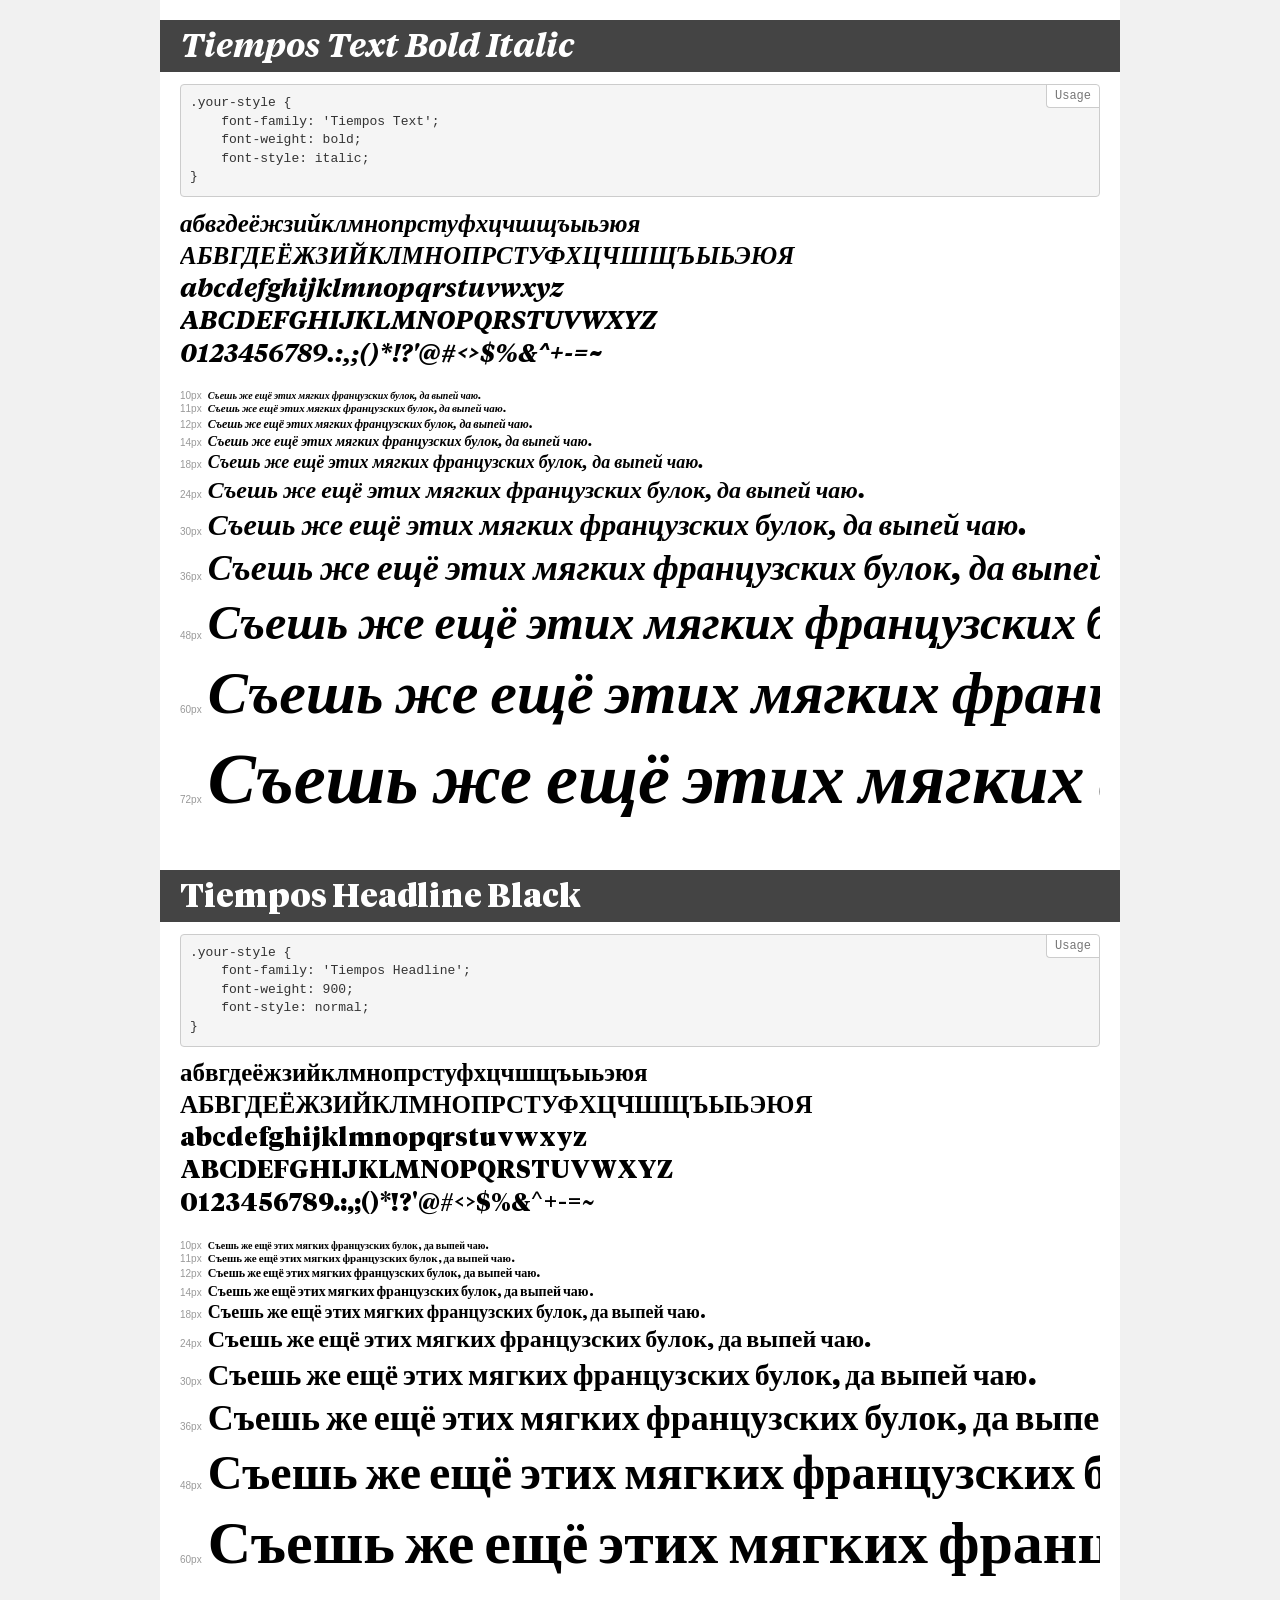
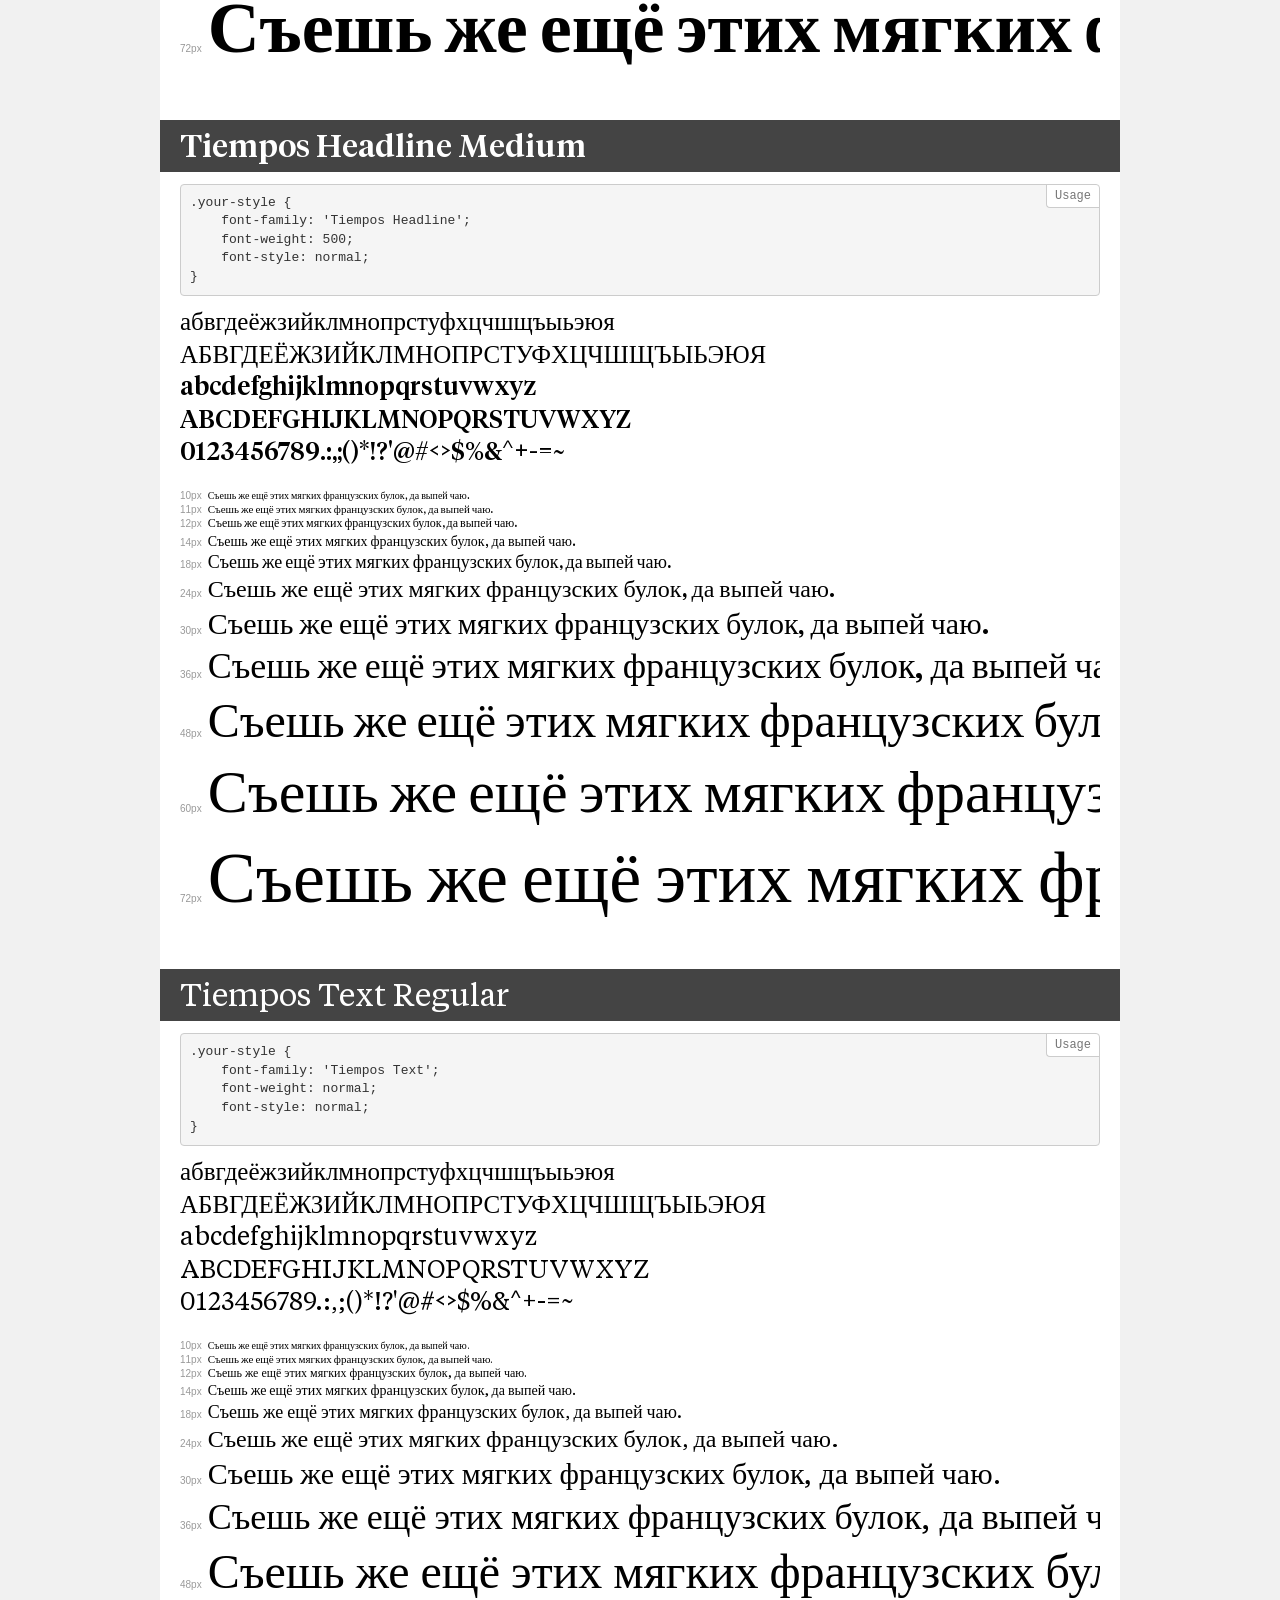
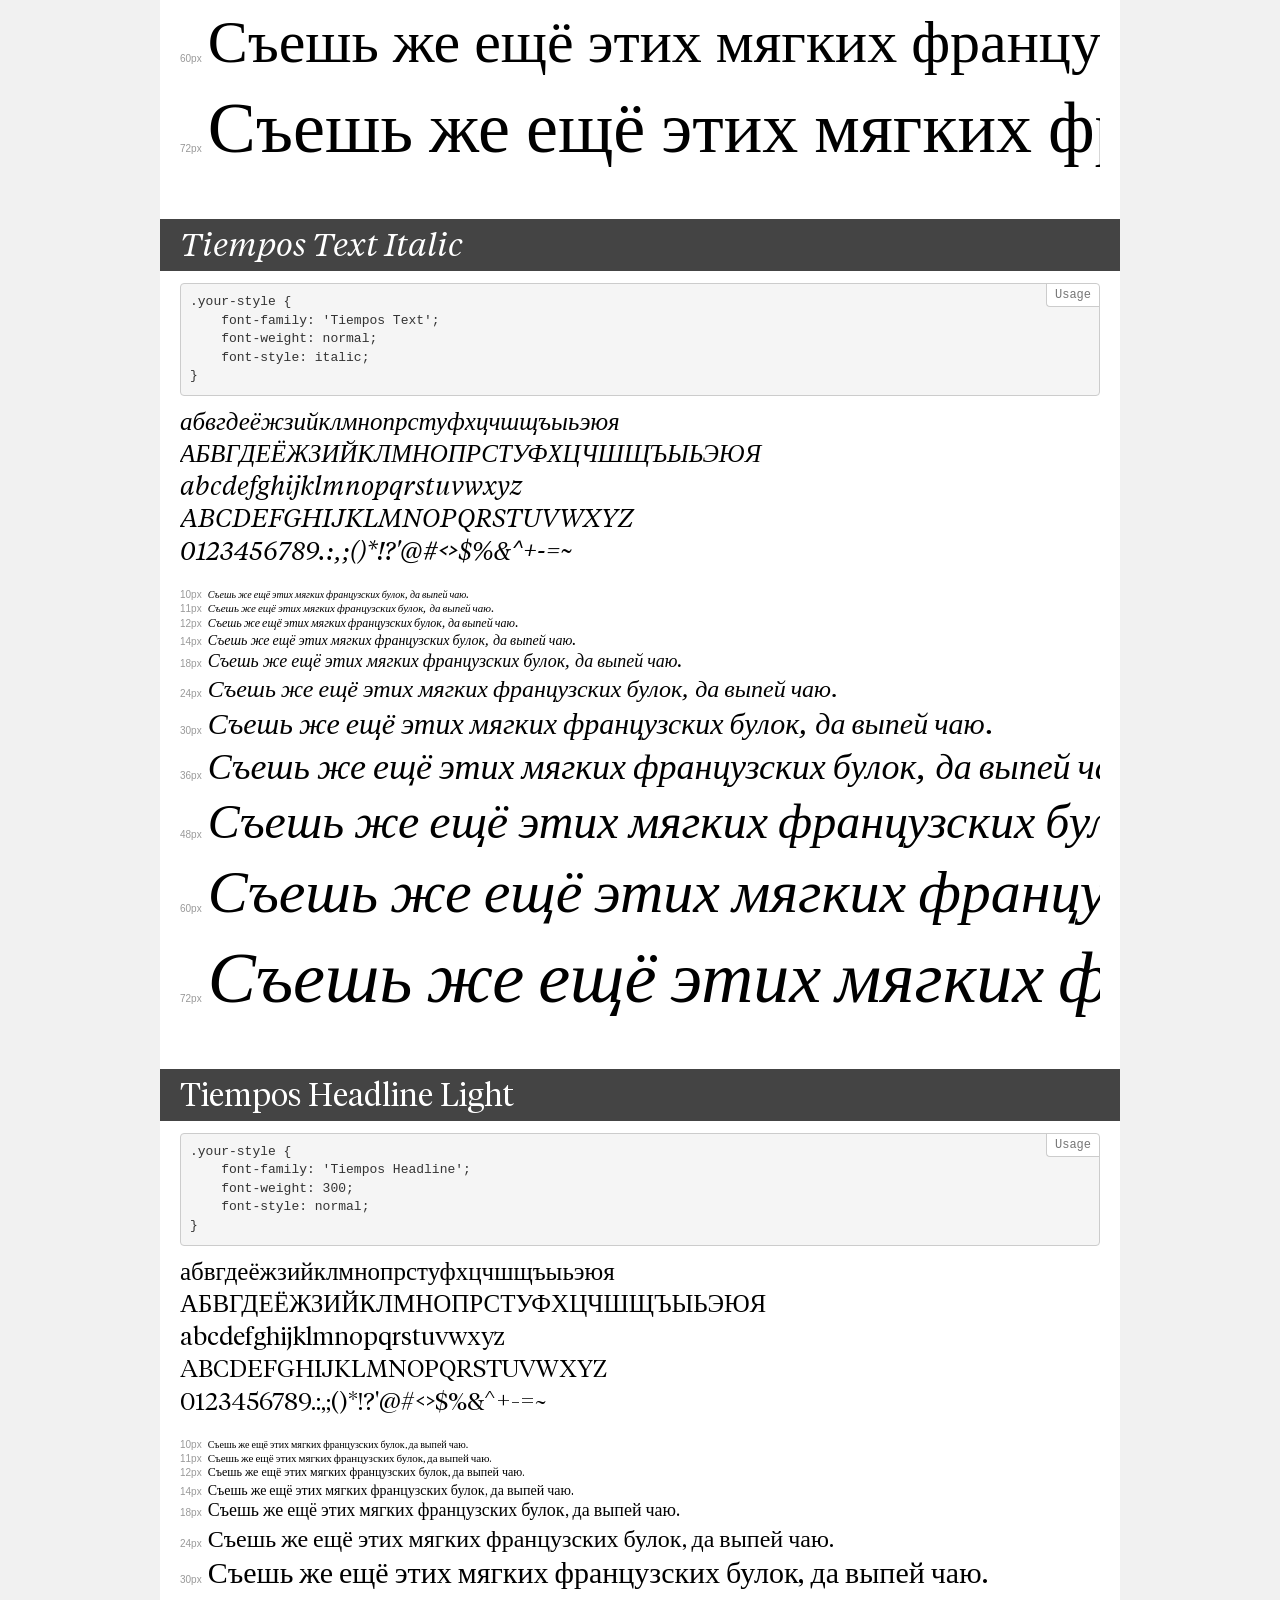
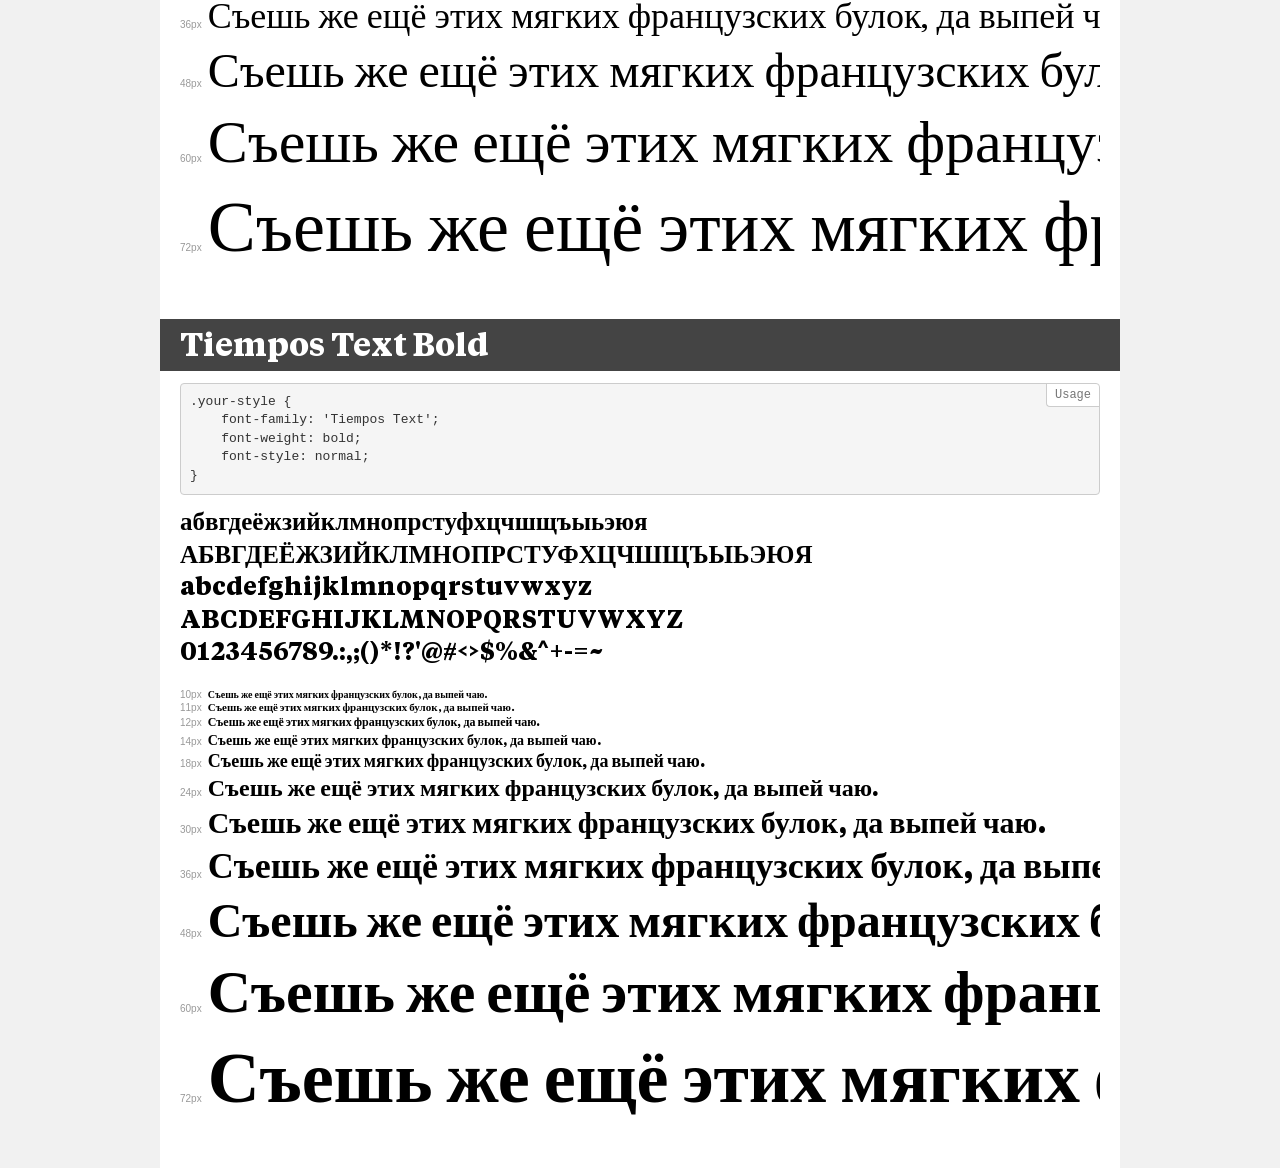
<file: docs/assets/fonts/Tiempos/demo.html>
<!DOCTYPE html>
<html>
<head>
    <meta charset="utf-8">
    <meta http-equiv="X-UA-Compatible" content="IE=edge">
    <meta name="viewport" content="width=device-width, initial-scale=1">
    <meta name="robots" content="noindex, noarchive">
    <title>Transfonter demo</title>
    <link href="stylesheet.css" rel="stylesheet">
    <style>
        /*
        http://meyerweb.com/eric/tools/css/reset/
        v2.0 | 20110126
        License: none (public domain)
        */
        html, body, div, span, applet, object, iframe,
        h1, h2, h3, h4, h5, h6, p, blockquote, pre,
        a, abbr, acronym, address, big, cite, code,
        del, dfn, em, img, ins, kbd, q, s, samp,
        small, strike, strong, sub, sup, tt, var,
        b, u, i, center,
        dl, dt, dd, ol, ul, li,
        fieldset, form, label, legend,
        table, caption, tbody, tfoot, thead, tr, th, td,
        article, aside, canvas, details, embed,
        figure, figcaption, footer, header, hgroup,
        menu, nav, output, ruby, section, summary,
        time, mark, audio, video {
            margin: 0;
            padding: 0;
            border: 0;
            font-size: 100%;
            font: inherit;
            vertical-align: baseline;
        }
        /* HTML5 display-role reset for older browsers */
        article, aside, details, figcaption, figure,
        footer, header, hgroup, menu, nav, section {
            display: block;
        }
        body {
            line-height: 1;
        }
        ol, ul {
            list-style: none;
        }
        blockquote, q {
            quotes: none;
        }
        blockquote:before, blockquote:after,
        q:before, q:after {
            content: '';
            content: none;
        }
        table {
            border-collapse: collapse;
            border-spacing: 0;
        }
        /* common styles */
        body {
            background: #f1f1f1;
            color: #000;
        }
        .page {
            background: #fff;
            width: 920px;
            margin: 0 auto;
            padding: 20px 20px 0 20px;
            overflow: hidden;
        }
        .font-container {
            overflow-x: auto;
            overflow-y: hidden;
            margin-bottom: 40px;
            line-height: 1.3;
            white-space: nowrap;
            padding-bottom: 5px;
        }
        h1 {
            position: relative;
            background: #444;
            font-size: 32px;
            color: #fff;
            padding: 10px 20px;
            margin: 0 -20px 12px -20px;
        }
        .letters {
            font-size: 25px;
            margin-bottom: 20px;
        }
        .s10:before {
            content: '10px';
        }
        .s11:before {
            content: '11px';
        }
        .s12:before {
            content: '12px';
        }
        .s14:before {
            content: '14px';
        }
        .s18:before {
            content: '18px';
        }
        .s24:before {
            content: '24px';
        }
        .s30:before {
            content: '30px';
        }
        .s36:before {
            content: '36px';
        }
        .s48:before {
            content: '48px';
        }
        .s60:before {
            content: '60px';
        }
        .s72:before {
            content: '72px';
        }
        .s10:before, .s11:before, .s12:before, .s14:before,
        .s18:before, .s24:before, .s30:before, .s36:before,
        .s48:before, .s60:before, .s72:before {
            font-family: Arial, sans-serif;
            font-size: 10px;
            font-weight: normal;
            font-style: normal;
            color: #999;
            padding-right: 6px;
        }
        pre {
            display: block;
            position: relative;
            padding: 9px;
            margin: 0 0 10px;
            font-family: Monaco, Menlo, Consolas, "Courier New", monospace !important;
            font-size: 13px;
            line-height: 1.428571429;
            color: #333;
            font-weight: normal !important;
            font-style: normal !important;
            background-color: #f5f5f5;
            border: 1px solid #ccc;
            overflow-x: auto;
            border-radius: 4px;
        }
        pre:after {
            display: block;
            position: absolute;
            right: 0;
            top: 0;
            content: 'Usage';
            line-height: 1;
            padding: 5px 8px;
            font-size: 12px;
            color: #767676;
            background-color: #fff;
            border: 1px solid #ccc;
            border-right: none;
            border-top: none;
            border-radius: 0 4px 0 4px;
            z-index: 10;
        }
        /* responsive */
        @media (max-width: 959px) {
            .page {
                width: auto;
                margin: 0;
            }
        }
    </style>
</head>
<body>
<div class="page">
    <div class="demo" style="font-family: 'Tiempos Text'; font-weight: bold; font-style: italic;">
        <h1>Tiempos Text Bold Italic</h1>
        <pre>.your-style {
    font-family: 'Tiempos Text';
    font-weight: bold;
    font-style: italic;
}</pre>
        <div class="font-container">
            <p class="letters">
                абвгдеёжзийклмнопрстуфхцчшщъыьэюя<br>
АБВГДЕЁЖЗИЙКЛМНОПРСТУФХЦЧШЩЪЫЬЭЮЯ<br>
abcdefghijklmnopqrstuvwxyz<br>
ABCDEFGHIJKLMNOPQRSTUVWXYZ<br>
                0123456789.:,;()*!?'@#<>$%&^+-=~
            </p>
            <p class="s10" style="font-size: 10px;">Съешь же ещё этих мягких французских булок, да выпей чаю.</p>
            <p class="s11" style="font-size: 11px;">Съешь же ещё этих мягких французских булок, да выпей чаю.</p>
            <p class="s12" style="font-size: 12px;">Съешь же ещё этих мягких французских булок, да выпей чаю.</p>
            <p class="s14" style="font-size: 14px;">Съешь же ещё этих мягких французских булок, да выпей чаю.</p>
            <p class="s18" style="font-size: 18px;">Съешь же ещё этих мягких французских булок, да выпей чаю.</p>
            <p class="s24" style="font-size: 24px;">Съешь же ещё этих мягких французских булок, да выпей чаю.</p>
            <p class="s30" style="font-size: 30px;">Съешь же ещё этих мягких французских булок, да выпей чаю.</p>
            <p class="s36" style="font-size: 36px;">Съешь же ещё этих мягких французских булок, да выпей чаю.</p>
            <p class="s48" style="font-size: 48px;">Съешь же ещё этих мягких французских булок, да выпей чаю.</p>
            <p class="s60" style="font-size: 60px;">Съешь же ещё этих мягких французских булок, да выпей чаю.</p>
            <p class="s72" style="font-size: 72px;">Съешь же ещё этих мягких французских булок, да выпей чаю.</p>
        </div>
    </div>
    <div class="demo" style="font-family: 'Tiempos Headline'; font-weight: 900; font-style: normal;">
        <h1>Tiempos Headline Black</h1>
        <pre>.your-style {
    font-family: 'Tiempos Headline';
    font-weight: 900;
    font-style: normal;
}</pre>
        <div class="font-container">
            <p class="letters">
                абвгдеёжзийклмнопрстуфхцчшщъыьэюя<br>
АБВГДЕЁЖЗИЙКЛМНОПРСТУФХЦЧШЩЪЫЬЭЮЯ<br>
abcdefghijklmnopqrstuvwxyz<br>
ABCDEFGHIJKLMNOPQRSTUVWXYZ<br>
                0123456789.:,;()*!?'@#<>$%&^+-=~
            </p>
            <p class="s10" style="font-size: 10px;">Съешь же ещё этих мягких французских булок, да выпей чаю.</p>
            <p class="s11" style="font-size: 11px;">Съешь же ещё этих мягких французских булок, да выпей чаю.</p>
            <p class="s12" style="font-size: 12px;">Съешь же ещё этих мягких французских булок, да выпей чаю.</p>
            <p class="s14" style="font-size: 14px;">Съешь же ещё этих мягких французских булок, да выпей чаю.</p>
            <p class="s18" style="font-size: 18px;">Съешь же ещё этих мягких французских булок, да выпей чаю.</p>
            <p class="s24" style="font-size: 24px;">Съешь же ещё этих мягких французских булок, да выпей чаю.</p>
            <p class="s30" style="font-size: 30px;">Съешь же ещё этих мягких французских булок, да выпей чаю.</p>
            <p class="s36" style="font-size: 36px;">Съешь же ещё этих мягких французских булок, да выпей чаю.</p>
            <p class="s48" style="font-size: 48px;">Съешь же ещё этих мягких французских булок, да выпей чаю.</p>
            <p class="s60" style="font-size: 60px;">Съешь же ещё этих мягких французских булок, да выпей чаю.</p>
            <p class="s72" style="font-size: 72px;">Съешь же ещё этих мягких французских булок, да выпей чаю.</p>
        </div>
    </div>
    <div class="demo" style="font-family: 'Tiempos Headline'; font-weight: 500; font-style: normal;">
        <h1>Tiempos Headline Medium</h1>
        <pre>.your-style {
    font-family: 'Tiempos Headline';
    font-weight: 500;
    font-style: normal;
}</pre>
        <div class="font-container">
            <p class="letters">
                абвгдеёжзийклмнопрстуфхцчшщъыьэюя<br>
АБВГДЕЁЖЗИЙКЛМНОПРСТУФХЦЧШЩЪЫЬЭЮЯ<br>
abcdefghijklmnopqrstuvwxyz<br>
ABCDEFGHIJKLMNOPQRSTUVWXYZ<br>
                0123456789.:,;()*!?'@#<>$%&^+-=~
            </p>
            <p class="s10" style="font-size: 10px;">Съешь же ещё этих мягких французских булок, да выпей чаю.</p>
            <p class="s11" style="font-size: 11px;">Съешь же ещё этих мягких французских булок, да выпей чаю.</p>
            <p class="s12" style="font-size: 12px;">Съешь же ещё этих мягких французских булок, да выпей чаю.</p>
            <p class="s14" style="font-size: 14px;">Съешь же ещё этих мягких французских булок, да выпей чаю.</p>
            <p class="s18" style="font-size: 18px;">Съешь же ещё этих мягких французских булок, да выпей чаю.</p>
            <p class="s24" style="font-size: 24px;">Съешь же ещё этих мягких французских булок, да выпей чаю.</p>
            <p class="s30" style="font-size: 30px;">Съешь же ещё этих мягких французских булок, да выпей чаю.</p>
            <p class="s36" style="font-size: 36px;">Съешь же ещё этих мягких французских булок, да выпей чаю.</p>
            <p class="s48" style="font-size: 48px;">Съешь же ещё этих мягких французских булок, да выпей чаю.</p>
            <p class="s60" style="font-size: 60px;">Съешь же ещё этих мягких французских булок, да выпей чаю.</p>
            <p class="s72" style="font-size: 72px;">Съешь же ещё этих мягких французских булок, да выпей чаю.</p>
        </div>
    </div>
    <div class="demo" style="font-family: 'Tiempos Text'; font-weight: normal; font-style: normal;">
        <h1>Tiempos Text Regular</h1>
        <pre>.your-style {
    font-family: 'Tiempos Text';
    font-weight: normal;
    font-style: normal;
}</pre>
        <div class="font-container">
            <p class="letters">
                абвгдеёжзийклмнопрстуфхцчшщъыьэюя<br>
АБВГДЕЁЖЗИЙКЛМНОПРСТУФХЦЧШЩЪЫЬЭЮЯ<br>
abcdefghijklmnopqrstuvwxyz<br>
ABCDEFGHIJKLMNOPQRSTUVWXYZ<br>
                0123456789.:,;()*!?'@#<>$%&^+-=~
            </p>
            <p class="s10" style="font-size: 10px;">Съешь же ещё этих мягких французских булок, да выпей чаю.</p>
            <p class="s11" style="font-size: 11px;">Съешь же ещё этих мягких французских булок, да выпей чаю.</p>
            <p class="s12" style="font-size: 12px;">Съешь же ещё этих мягких французских булок, да выпей чаю.</p>
            <p class="s14" style="font-size: 14px;">Съешь же ещё этих мягких французских булок, да выпей чаю.</p>
            <p class="s18" style="font-size: 18px;">Съешь же ещё этих мягких французских булок, да выпей чаю.</p>
            <p class="s24" style="font-size: 24px;">Съешь же ещё этих мягких французских булок, да выпей чаю.</p>
            <p class="s30" style="font-size: 30px;">Съешь же ещё этих мягких французских булок, да выпей чаю.</p>
            <p class="s36" style="font-size: 36px;">Съешь же ещё этих мягких французских булок, да выпей чаю.</p>
            <p class="s48" style="font-size: 48px;">Съешь же ещё этих мягких французских булок, да выпей чаю.</p>
            <p class="s60" style="font-size: 60px;">Съешь же ещё этих мягких французских булок, да выпей чаю.</p>
            <p class="s72" style="font-size: 72px;">Съешь же ещё этих мягких французских булок, да выпей чаю.</p>
        </div>
    </div>
    <div class="demo" style="font-family: 'Tiempos Text'; font-weight: normal; font-style: italic;">
        <h1>Tiempos Text Italic</h1>
        <pre>.your-style {
    font-family: 'Tiempos Text';
    font-weight: normal;
    font-style: italic;
}</pre>
        <div class="font-container">
            <p class="letters">
                абвгдеёжзийклмнопрстуфхцчшщъыьэюя<br>
АБВГДЕЁЖЗИЙКЛМНОПРСТУФХЦЧШЩЪЫЬЭЮЯ<br>
abcdefghijklmnopqrstuvwxyz<br>
ABCDEFGHIJKLMNOPQRSTUVWXYZ<br>
                0123456789.:,;()*!?'@#<>$%&^+-=~
            </p>
            <p class="s10" style="font-size: 10px;">Съешь же ещё этих мягких французских булок, да выпей чаю.</p>
            <p class="s11" style="font-size: 11px;">Съешь же ещё этих мягких французских булок, да выпей чаю.</p>
            <p class="s12" style="font-size: 12px;">Съешь же ещё этих мягких французских булок, да выпей чаю.</p>
            <p class="s14" style="font-size: 14px;">Съешь же ещё этих мягких французских булок, да выпей чаю.</p>
            <p class="s18" style="font-size: 18px;">Съешь же ещё этих мягких французских булок, да выпей чаю.</p>
            <p class="s24" style="font-size: 24px;">Съешь же ещё этих мягких французских булок, да выпей чаю.</p>
            <p class="s30" style="font-size: 30px;">Съешь же ещё этих мягких французских булок, да выпей чаю.</p>
            <p class="s36" style="font-size: 36px;">Съешь же ещё этих мягких французских булок, да выпей чаю.</p>
            <p class="s48" style="font-size: 48px;">Съешь же ещё этих мягких французских булок, да выпей чаю.</p>
            <p class="s60" style="font-size: 60px;">Съешь же ещё этих мягких французских булок, да выпей чаю.</p>
            <p class="s72" style="font-size: 72px;">Съешь же ещё этих мягких французских булок, да выпей чаю.</p>
        </div>
    </div>
    <div class="demo" style="font-family: 'Tiempos Headline'; font-weight: 300; font-style: normal;">
        <h1>Tiempos Headline Light</h1>
        <pre>.your-style {
    font-family: 'Tiempos Headline';
    font-weight: 300;
    font-style: normal;
}</pre>
        <div class="font-container">
            <p class="letters">
                абвгдеёжзийклмнопрстуфхцчшщъыьэюя<br>
АБВГДЕЁЖЗИЙКЛМНОПРСТУФХЦЧШЩЪЫЬЭЮЯ<br>
abcdefghijklmnopqrstuvwxyz<br>
ABCDEFGHIJKLMNOPQRSTUVWXYZ<br>
                0123456789.:,;()*!?'@#<>$%&^+-=~
            </p>
            <p class="s10" style="font-size: 10px;">Съешь же ещё этих мягких французских булок, да выпей чаю.</p>
            <p class="s11" style="font-size: 11px;">Съешь же ещё этих мягких французских булок, да выпей чаю.</p>
            <p class="s12" style="font-size: 12px;">Съешь же ещё этих мягких французских булок, да выпей чаю.</p>
            <p class="s14" style="font-size: 14px;">Съешь же ещё этих мягких французских булок, да выпей чаю.</p>
            <p class="s18" style="font-size: 18px;">Съешь же ещё этих мягких французских булок, да выпей чаю.</p>
            <p class="s24" style="font-size: 24px;">Съешь же ещё этих мягких французских булок, да выпей чаю.</p>
            <p class="s30" style="font-size: 30px;">Съешь же ещё этих мягких французских булок, да выпей чаю.</p>
            <p class="s36" style="font-size: 36px;">Съешь же ещё этих мягких французских булок, да выпей чаю.</p>
            <p class="s48" style="font-size: 48px;">Съешь же ещё этих мягких французских булок, да выпей чаю.</p>
            <p class="s60" style="font-size: 60px;">Съешь же ещё этих мягких французских булок, да выпей чаю.</p>
            <p class="s72" style="font-size: 72px;">Съешь же ещё этих мягких французских булок, да выпей чаю.</p>
        </div>
    </div>
    <div class="demo" style="font-family: 'Tiempos Text'; font-weight: bold; font-style: normal;">
        <h1>Tiempos Text Bold</h1>
        <pre>.your-style {
    font-family: 'Tiempos Text';
    font-weight: bold;
    font-style: normal;
}</pre>
        <div class="font-container">
            <p class="letters">
                абвгдеёжзийклмнопрстуфхцчшщъыьэюя<br>
АБВГДЕЁЖЗИЙКЛМНОПРСТУФХЦЧШЩЪЫЬЭЮЯ<br>
abcdefghijklmnopqrstuvwxyz<br>
ABCDEFGHIJKLMNOPQRSTUVWXYZ<br>
                0123456789.:,;()*!?'@#<>$%&^+-=~
            </p>
            <p class="s10" style="font-size: 10px;">Съешь же ещё этих мягких французских булок, да выпей чаю.</p>
            <p class="s11" style="font-size: 11px;">Съешь же ещё этих мягких французских булок, да выпей чаю.</p>
            <p class="s12" style="font-size: 12px;">Съешь же ещё этих мягких французских булок, да выпей чаю.</p>
            <p class="s14" style="font-size: 14px;">Съешь же ещё этих мягких французских булок, да выпей чаю.</p>
            <p class="s18" style="font-size: 18px;">Съешь же ещё этих мягких французских булок, да выпей чаю.</p>
            <p class="s24" style="font-size: 24px;">Съешь же ещё этих мягких французских булок, да выпей чаю.</p>
            <p class="s30" style="font-size: 30px;">Съешь же ещё этих мягких французских булок, да выпей чаю.</p>
            <p class="s36" style="font-size: 36px;">Съешь же ещё этих мягких французских булок, да выпей чаю.</p>
            <p class="s48" style="font-size: 48px;">Съешь же ещё этих мягких французских булок, да выпей чаю.</p>
            <p class="s60" style="font-size: 60px;">Съешь же ещё этих мягких французских булок, да выпей чаю.</p>
            <p class="s72" style="font-size: 72px;">Съешь же ещё этих мягких французских булок, да выпей чаю.</p>
        </div>
    </div>
</div>
</body>
</html>
</file>
<file: docs/assets/fonts/Tiempos/stylesheet.css>
/* This stylesheet generated by Transfonter (https://transfonter.org) on February 11, 2018 1:26 AM */

@font-face {
    font-family: 'Tiempos Text';
    src: url('TiemposText-BoldItalic.eot');
    src: local('Tiempos Text Bold Italic'), local('TiemposText-BoldItalic'),
        url('TiemposText-BoldItalic.eot?#iefix') format('embedded-opentype'),
        url('TiemposText-BoldItalic.woff') format('woff'),
        url('TiemposText-BoldItalic.ttf') format('truetype');
    font-weight: bold;
    font-style: italic;
}

@font-face {
    font-family: 'Tiempos Headline';
    src: url('TiemposHeadline-Black.eot');
    src: local('Tiempos Headline Black'), local('TiemposHeadline-Black'),
        url('TiemposHeadline-Black.eot?#iefix') format('embedded-opentype'),
        url('TiemposHeadline-Black.woff') format('woff'),
        url('TiemposHeadline-Black.ttf') format('truetype');
    font-weight: 900;
    font-style: normal;
}

@font-face {
    font-family: 'Tiempos Headline';
    src: url('TiemposHeadline-Medium.eot');
    src: local('Tiempos Headline Medium'), local('TiemposHeadline-Medium'),
        url('TiemposHeadline-Medium.eot?#iefix') format('embedded-opentype'),
        url('TiemposHeadline-Medium.woff') format('woff'),
        url('TiemposHeadline-Medium.ttf') format('truetype');
    font-weight: 500;
    font-style: normal;
}

@font-face {
    font-family: 'Tiempos Text';
    src: url('TiemposText-Regular.eot');
    src: local('Tiempos Text Regular'), local('TiemposText-Regular'),
        url('TiemposText-Regular.eot?#iefix') format('embedded-opentype'),
        url('TiemposText-Regular.woff') format('woff'),
        url('TiemposText-Regular.ttf') format('truetype');
    font-weight: normal;
    font-style: normal;
}

@font-face {
    font-family: 'Tiempos Text';
    src: url('TiemposText-Italic.eot');
    src: local('Tiempos Text Italic'), local('TiemposText-Italic'),
        url('TiemposText-Italic.eot?#iefix') format('embedded-opentype'),
        url('TiemposText-Italic.woff') format('woff'),
        url('TiemposText-Italic.ttf') format('truetype');
    font-weight: normal;
    font-style: italic;
}

@font-face {
    font-family: 'Tiempos Headline';
    src: url('TiemposHeadline-Light.eot');
    src: local('Tiempos Headline Light'), local('TiemposHeadline-Light'),
        url('TiemposHeadline-Light.eot?#iefix') format('embedded-opentype'),
        url('TiemposHeadline-Light.woff') format('woff'),
        url('TiemposHeadline-Light.ttf') format('truetype');
    font-weight: 300;
    font-style: normal;
}

@font-face {
    font-family: 'Tiempos Text';
    src: url('TiemposText-Bold.eot');
    src: local('Tiempos Text Bold'), local('TiemposText-Bold'),
        url('TiemposText-Bold.eot?#iefix') format('embedded-opentype'),
        url('TiemposText-Bold.woff') format('woff'),
        url('TiemposText-Bold.ttf') format('truetype');
    font-weight: bold;
    font-style: normal;
}
</file>
